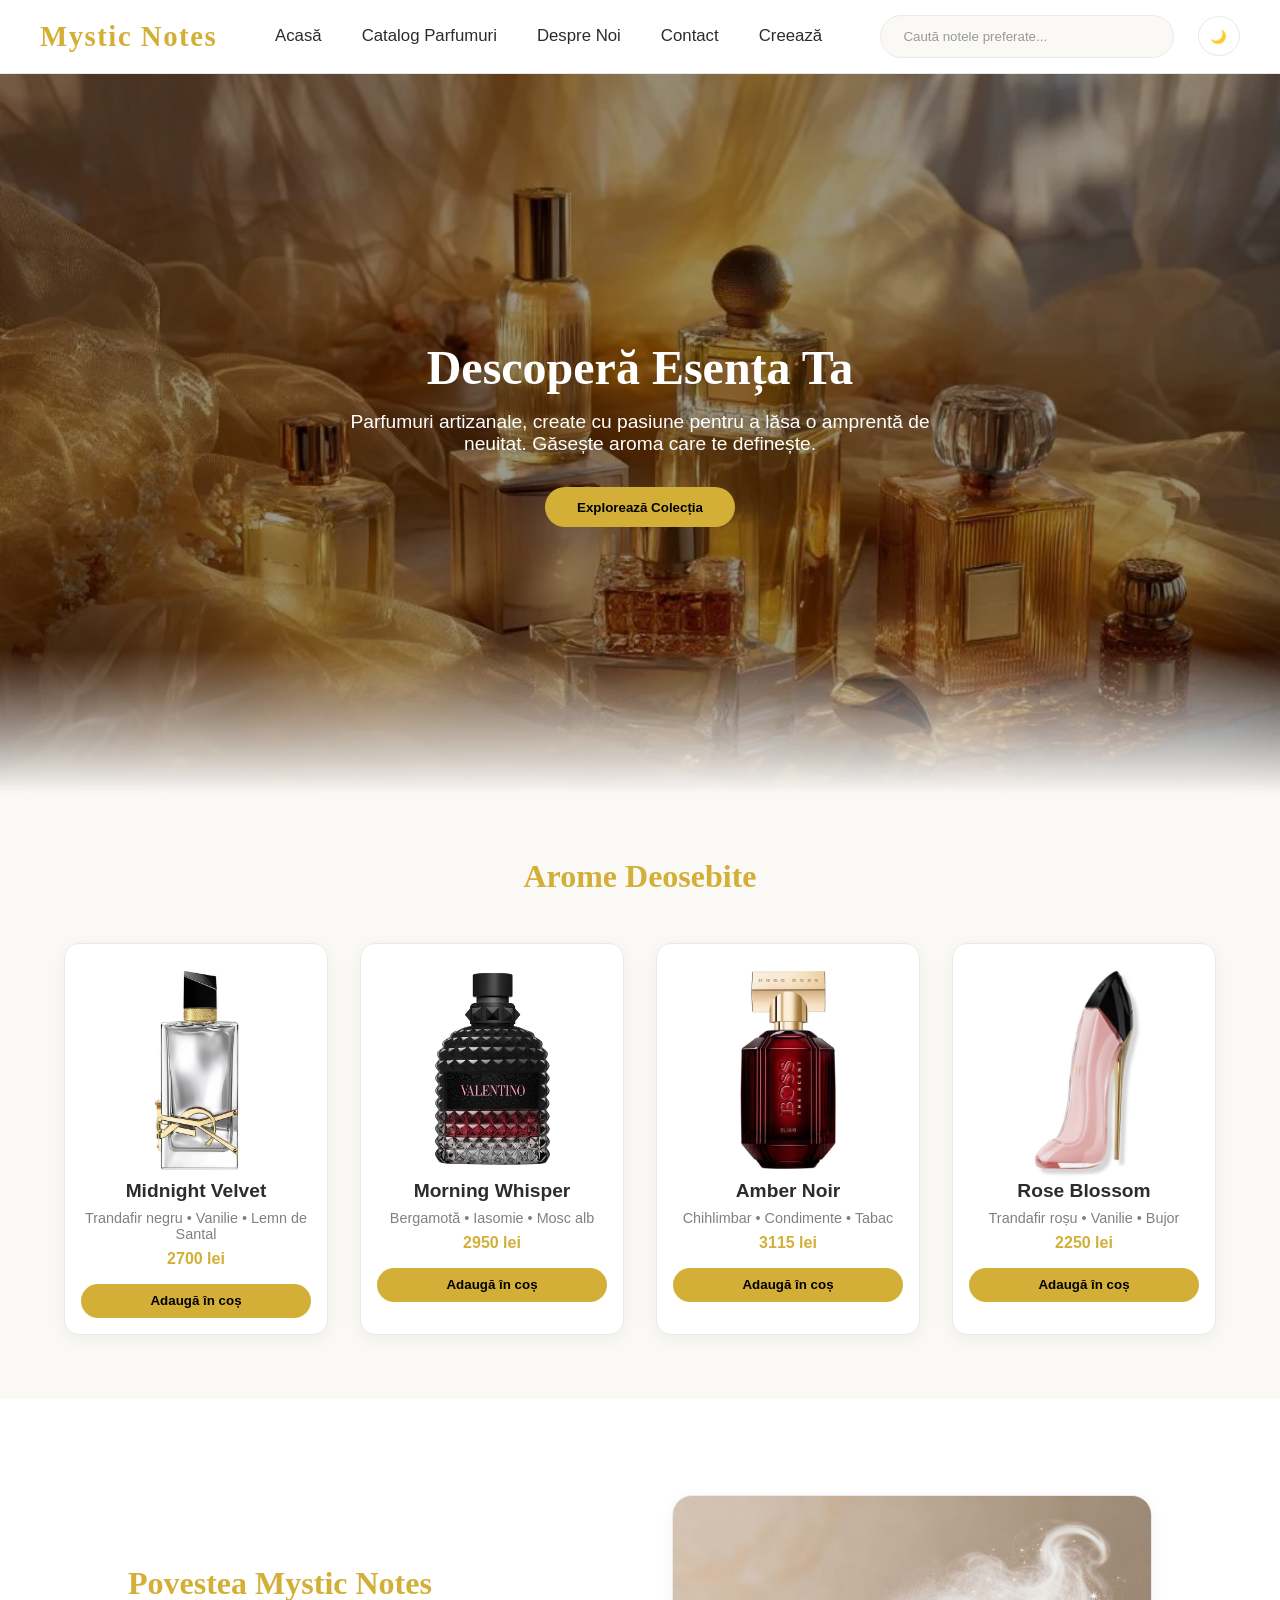
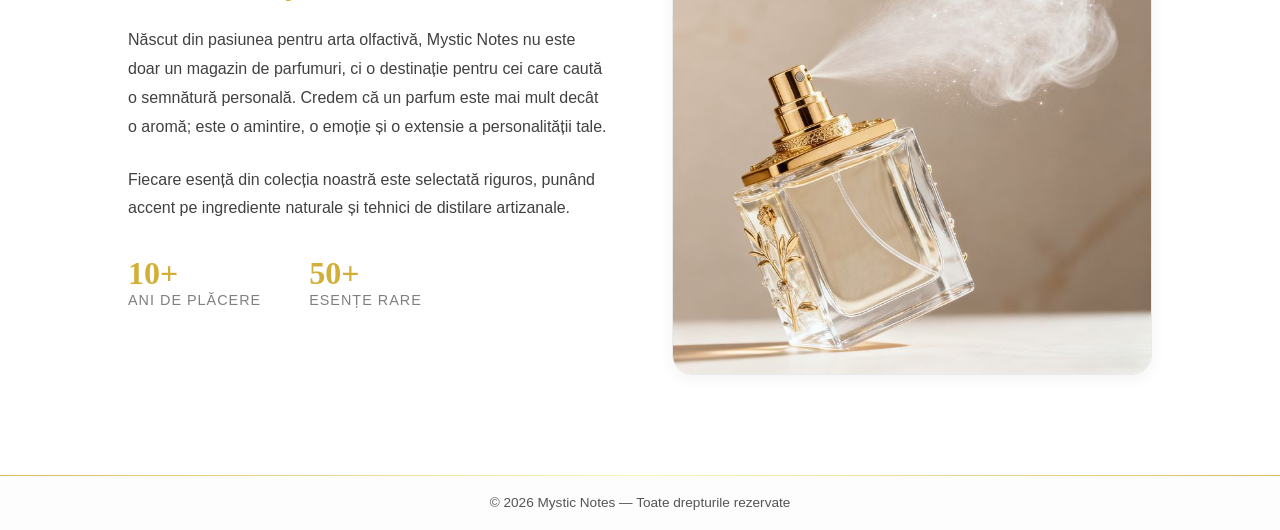
<file: index.html>
<!DOCTYPE html>
<html lang="ro">

<head>
    <meta charset="UTF-8">
    <meta name="viewport" content="width=device-width, initial-scale=1.0">
    <title>Mystic Notes</title>

    <link rel="stylesheet" href="style.css">
    <link rel="stylesheet" href="https://cdn-uicons.flaticon.com/uicons-bold-rounded/css/uicons-bold-rounded.css">
</head>

<body>

    <header class="header">
        <div class="logo">Mystic Notes</div>

        <nav class="navbar">
            <ul class="nav-links">
                <li><a href="#top">Acasă</a></li>
                <li><a href="collection.html">Catalog Parfumuri</a></li>
                <li><a href="#despre-noi">Despre Noi</a></li>
                <li><a href="Contact us.html">Contact</a></li>
                <li><a href="Crează Parfumul.html">Creează</a></li>

            </ul>
        </nav>

        <div class="header-actions">
            <div class="search-container">
                <input type="text" placeholder="Caută notele preferate..." class="search-input">
                <button class="search-btn">
                    <i class="fi fi-br-search"></i>
                </button>
            </div>


            <button id="theme-toggle" class="theme-btn">🌙</button>
            <script src="theme.js"></script>
        </div>
    </header>
    <script src="script.js"></script>

    <main>

        <section class="hero">
            <div class="hero-content">
                <h1>Descoperă Esența Ta</h1>
                <p>
                    Parfumuri artizanale, create cu pasiune pentru a lăsa o amprentă de neuitat.
                    Găsește aroma care te definește.
                </p>

                <a href="collection.html">
                    <button class="cta-btn">Explorează Colecția</button>
                </a>
            </div>
        </section>

        <section class="catalog" id="catalog">
            <h2 class="section-title">Arome Deosebite</h2>

            <div class="product-grid">

                <div class="product-card">
                    <a href="product-page.html" class="product-link">
                        <div class="product-image">
                            <img src="imp/libre.jpg" alt="Midnight Velvet">
                        </div>
                        <h3 class="product-name">Midnight Velvet</h3>
                    </a>
                    <p class="product-notes">Trandafir negru • Vanilie • Lemn de Santal</p>
                    <p class="product-price">2700 lei</p>
                    <button class="add-to-cart-btn">Adaugă în coș</button>
                </div>

                <div class="product-card">
                    <a href="product-page-2.html" class="product-link">
                        <div class="product-image">
                            <img src="imp/valentino.jpg" alt="Morning Whisper">
                        </div>
                        <h3 class="product-name">Morning Whisper</h3>
                    </a>
                    <p class="product-notes">Bergamotă • Iasomie • Mosc alb</p>
                    <p class="product-price">2950 lei</p>
                    <button class="add-to-cart-btn">Adaugă în coș</button>
                </div>

                <div class="product-card">
                    <a href="product-page-3.html" class="product-link">
                        <div class="product-image">
                            <img src="imp/boss.jpg" alt="Amber Noir">
                        </div>
                        <h3 class="product-name">Amber Noir</h3>
                    </a>
                    <p class="product-notes">Chihlimbar • Condimente • Tabac</p>
                    <p class="product-price">3115 lei</p>
                    <button class="add-to-cart-btn">Adaugă în coș</button>
                </div>

                <div class="product-card">
                    <a href="product-page-4.html" class="product-link">
                        <div class="product-image">
                            <img src="imp/blush.jpg" alt="Rose Blossom">
                        </div>
                        <h3 class="product-name">Rose Blossom</h3>
                    </a>
                    <p class="product-notes">Trandafir roșu • Vanilie • Bujor</p>
                    <p class="product-price">2250 lei</p>
                    <button class="add-to-cart-btn">Adaugă în coș</button>
                </div>

            </div>
        </section>

        <section class="about" id="despre-noi">
            <div class="about-container">
                <div class="about-text">
                    <h2 class="section-title">Povestea Mystic Notes</h2>
                    <p>Născut din pasiunea pentru arta olfactivă, Mystic Notes nu este doar un magazin de parfumuri, ci
                        o destinație pentru cei care caută o semnătură personală. Credem că un parfum este mai mult
                        decât o aromă; este o amintire, o emoție și o extensie a personalității tale.</p>
                    <p>Fiecare esență din colecția noastră este selectată riguros, punând accent pe ingrediente naturale
                        și tehnici de distilare artizanale.</p>
                    <div class="about-stats">
                        <div class="stat-item">
                            <span class="stat-number">10+</span>
                            <span class="stat-label">Ani de Plăcere</span>
                        </div>
                        <div class="stat-item">
                            <span class="stat-number">50+</span>
                            <span class="stat-label">Esențe Rare</span>
                        </div>
                    </div>
                </div>
                <div class="about-image">
                    <img src="imp/about.jpg" alt="Artizanat Parfumuri">
                </div>
            </div>
        </section>
    </main>
    <footer class="footer-simple">
        <p>© 2026 Mystic Notes — Toate drepturile rezervate</p>
    </footer>
</body>

</html>
</file>
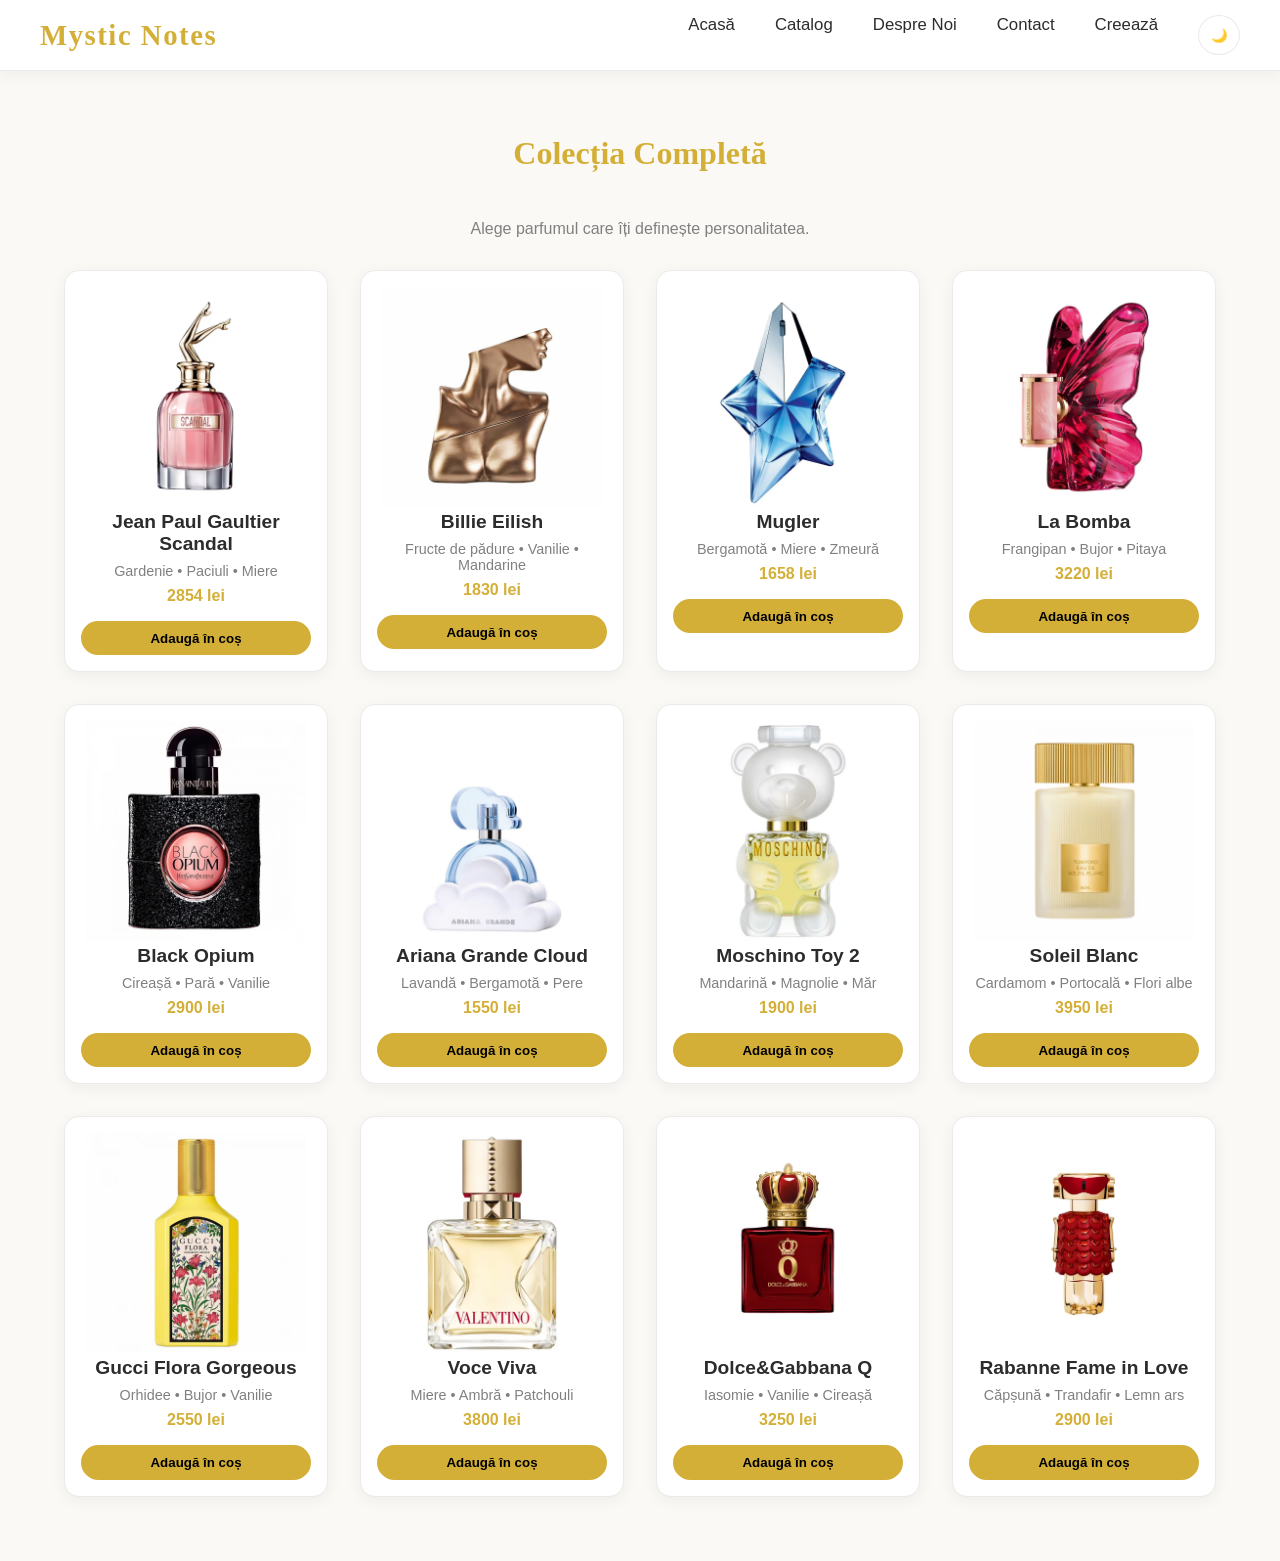
<file: collection.html>
<!DOCTYPE html>
<html lang="ro">

<head>
    <meta charset="UTF-8">
    <meta name="viewport" content="width=device-width, initial-scale=1.0">
    <title>Colecția Mystic Notes</title>
    <link rel="stylesheet" href="style.css">
</head>

<body>

    <header class="header">
        <a href="index.html" class="logo">Mystic Notes</a>


        <div class="right-side">
            <nav class="navbar">
                <ul class="nav-links">

    <nav class="navbar">
        <ul class="nav-links">
            <li><a href="index.html">Acasă</a></li>
            <li><a href="collection.html">Catalog</a></li>
            <li><a href="index.html#despre-noi">Despre Noi</a></li>
            <li><a href="Contact us.html">Contact</a></li>
            <li><a href="Crează Parfumul.html">Creează</a></li>

        </ul>
    </nav>


     <button id="theme-toggle" class="theme-btn">🌙</button>
        <script src="theme.js"></script>
    </div>
</header>
<script src="script.js"></script>

        <section class="catalog">
            <h2 class="section-title">Colecția Completă</h2>
            <p style="margin-bottom: 2rem; color: gray;">
                Alege parfumul care îți definește personalitatea.
            </p>

            <div class="product-grid">

                <div class="product-card">
                    <img src="imp/scandal 1.avif">
                    <h3 class="product-name">Jean Paul Gaultier Scandal</h3>
                    <p class="product-notes">Gardenie • Paciuli • Miere</p>
                    <p class="product-price">2854 lei</p>
                    <button class="add-to-cart-btn">Adaugă în coș</button>
                </div>

                <div class="product-card">
                    <img src="imp/billie.avif">
                    <h3 class="product-name">Billie Eilish</h3>
                    <p class="product-notes">Fructe de pădure • Vanilie • Mandarine</p>
                    <p class="product-price">1830 lei</p>
                    <button class="add-to-cart-btn">Adaugă în coș</button>
                </div>

                <div class="product-card">
                    <img src="imp/blue.avif">
                    <h3 class="product-name">Mugler</h3>
                    <p class="product-notes">Bergamotă • Miere • Zmeură</p>
                    <p class="product-price">1658 lei</p>
                    <button class="add-to-cart-btn">Adaugă în coș</button>
                </div>

                <div class="product-card">
                    <img src="imp/Bomba.avif">
                    <h3 class="product-name">La Bomba</h3>
                    <p class="product-notes">Frangipan • Bujor • Pitaya</p>
                    <p class="product-price">3220 lei</p>
                    <button class="add-to-cart-btn">Adaugă în coș</button>
                </div>

                <div class="product-card">
                    <img src="imp/opium mini.avif">
                    <h3 class="product-name">Black Opium</h3>
                    <p class="product-notes">Cireașă • Pară • Vanilie</p>
                    <p class="product-price">2900 lei</p>
                    <button class="add-to-cart-btn">Adaugă în coș</button>
                </div>

                <div class="product-card">
                    <img src="imp/ariana.avif">
                    <h3 class="product-name">Ariana Grande Cloud</h3>
                    <p class="product-notes">Lavandă • Bergamotă • Pere</p>
                    <p class="product-price">1550 lei</p>
                    <button class="add-to-cart-btn">Adaugă în coș</button>
                </div>

                <div class="product-card">
                    <img src="imp/Moschino.avif">
                    <h3 class="product-name">Moschino Toy 2</h3>
                    <p class="product-notes">Mandarină • Magnolie • Măr</p>
                    <p class="product-price">1900 lei</p>
                    <button class="add-to-cart-btn">Adaugă în coș</button>
                </div>

                <div class="product-card">
                    <img src="imp/Ford.avif">
                    <h3 class="product-name">Soleil Blanc</h3>
                    <p class="product-notes">Cardamom • Portocală • Flori albe</p>
                    <p class="product-price">3950 lei</p>
                    <button class="add-to-cart-btn">Adaugă în coș</button>
                </div>

                <div class="product-card">
                    <img src="imp/gucci.avif">
                    <h3 class="product-name">Gucci Flora Gorgeous</h3>
                    <p class="product-notes">Orhidee • Bujor • Vanilie</p>
                    <p class="product-price">2550 lei</p>
                    <button class="add-to-cart-btn">Adaugă în coș</button>
                </div>

                <div class="product-card">
                    <img src="imp/valentino 00.avif">
                    <h3 class="product-name">Voce Viva</h3>
                    <p class="product-notes">Miere • Ambră • Patchouli</p>
                    <p class="product-price">3800 lei</p>
                    <button class="add-to-cart-btn">Adaugă în coș</button>
                </div>

                <div class="product-card">
                    <img src="imp/gabanna.avif">
                    <h3 class="product-name">Dolce&Gabbana Q</h3>
                    <p class="product-notes">Iasomie • Vanilie • Cireașă</p>
                    <p class="product-price">3250 lei</p>
                    <button class="add-to-cart-btn">Adaugă în coș</button>
                </div>

                <div class="product-card">
                    <img src="imp/rabbane.avif">
                    <h3 class="product-name">Rabanne Fame in Love</h3>
                    <p class="product-notes">Căpșună • Trandafir • Lemn ars</p>
                    <p class="product-price">2900 lei</p>
                    <button class="add-to-cart-btn">Adaugă în coș</button>
                </div>

            </div>
        </section>

    </main>

    <script src="theme.js"></script>

</body>

</html>
</file>
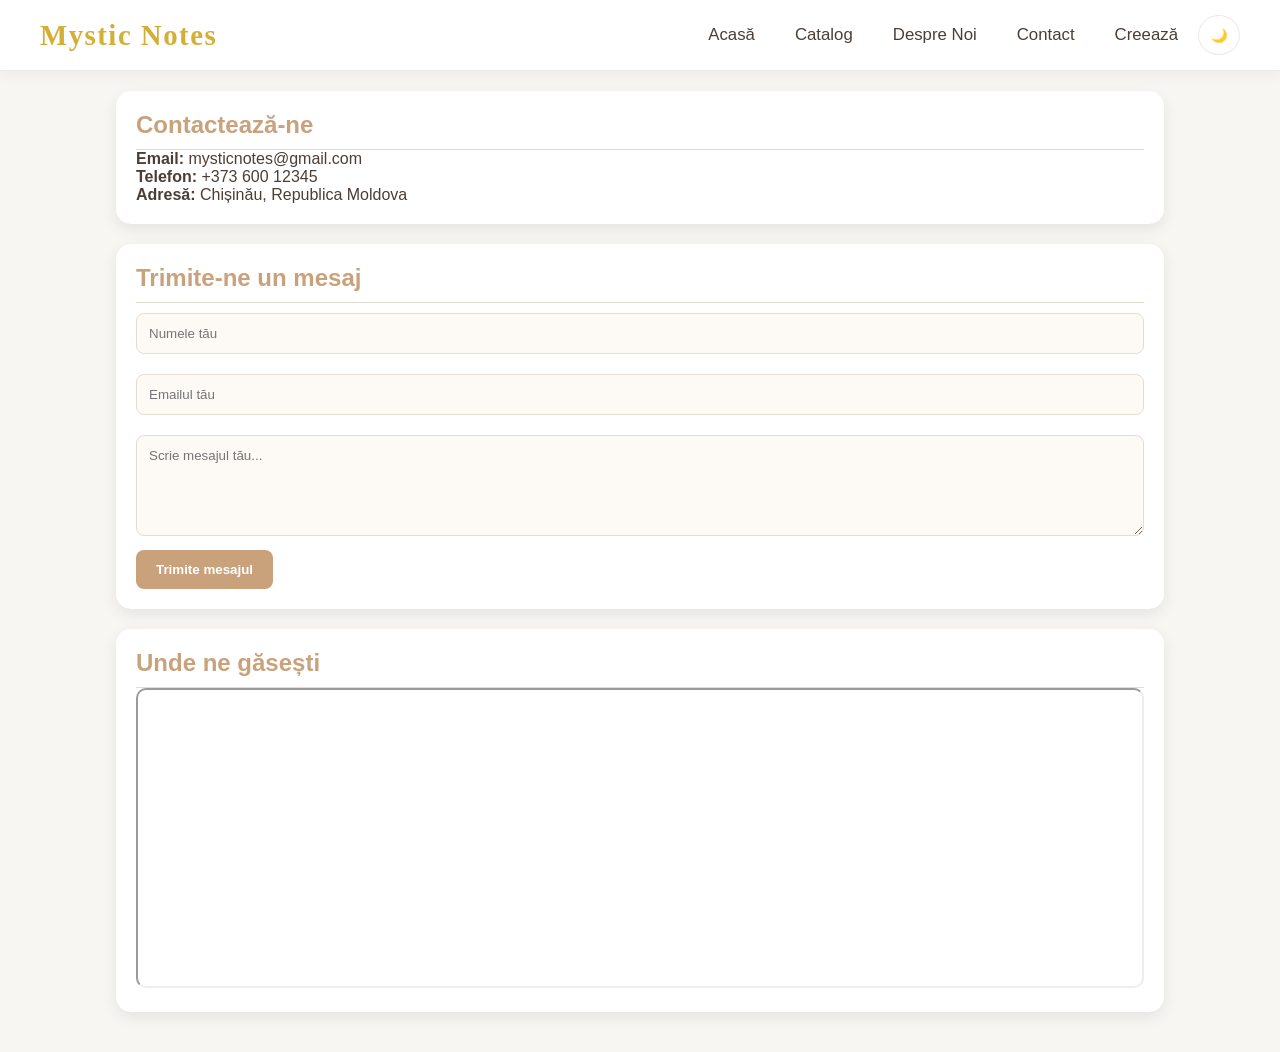
<file: Contact us.html>
<!DOCTYPE html>
<html lang="ro">

<head>
    <meta charset="UTF-8">
    <meta name="viewport" content="width=device-width, initial-scale=1.0">
    <title>Contact - Mystic Notes</title>

    <!-- ADAUGĂ style.css pentru header -->
    <link rel="stylesheet" href="style.css">

    <style>
        body {
            font-family: 'Segoe UI', sans-serif;
            margin: 0;
            padding: 0;
            background: #f8f6f2;
            color: #4b3f35;
        }

        .container {
            width: 85%;
            margin: auto;
            padding: 20px;
        }

        .contact-info,
        .contact-form,
        .map {
            background: #ffffff;
            padding: 20px;
            margin-bottom: 20px;
            border-radius: 15px;
            box-shadow: 0 5px 15px rgba(0, 0, 0, 0.08);
        }

        h2 {
            border-bottom: 1px solid #e5dcd2;
            padding-bottom: 10px;
            color: #c9a27c;
        }

        input,
        textarea {
            width: 100%;
            padding: 12px;
            margin: 10px 0;
            border: 1px solid #e5dcd2;
            border-radius: 8px;
            background: #fdfaf6;
            color: #4b3f35;
        }

        button {
            background: #c9a27c;
            color: white;
            padding: 12px 20px;
            border: none;
            border-radius: 8px;
            cursor: pointer;
        }

        iframe {
            width: 100%;
            height: 300px;
            border-radius: 10px;
        }

        /* DARK MODE */
        body.dark-mode {
            background: #1e1e1e;
            color: #f1f1f1;
        }

        body.dark-mode .contact-info,
        body.dark-mode .contact-form,
        body.dark-mode .map {
            background: #2a2a2a;
        }

        body.dark-mode input,
        body.dark-mode textarea {
            background: #333;
            color: #fff;
        }
    </style>
</head>

<body>

<!-- HEADER CA LA COLLECTION -->
<header class="header">
    <a href="index.html" class="logo">Mystic Notes</a>

    <div class="right-side">
        <nav class="navbar">
            <ul class="nav-links">
                <li><a href="index.html">Acasă</a></li>
                <li><a href="collection.html">Catalog</a></li>
                <li><a href="index.html#despre-noi">Despre Noi</a></li>
                <li><a href="Contact us.html">Contact</a></li>
                <li><a href="Crează Parfumul.html">Creează</a></li>

            </ul>
        </nav>

        <!-- BUTON DARK -->
        <button id="theme-toggle" class="theme-btn">🌙</button>
    </div>
</header>

<div class="container">

    <div class="contact-info">
        <h2>Contactează-ne</h2>
        <p><strong>Email:</strong> mysticnotes@gmail.com</p>
        <p><strong>Telefon:</strong> +373 600 12345</p>
        <p><strong>Adresă:</strong> Chișinău, Republica Moldova</p>
    </div>

    <div class="contact-form">
        <h2>Trimite-ne un mesaj</h2>
        <form>
            <input type="text" placeholder="Numele tău" required>
            <input type="email" placeholder="Emailul tău" required>
            <textarea rows="5" placeholder="Scrie mesajul tău..." required></textarea>
            <button type="submit">Trimite mesajul</button>
        </form>
    </div>

    <div class="map">
        <h2>Unde ne găsești</h2>
        <iframe src="https://www.google.com/maps?q=Chisinau&output=embed"></iframe>
    </div>

</div>

<script src="theme.js"></script>

</body>
</html>
</file>
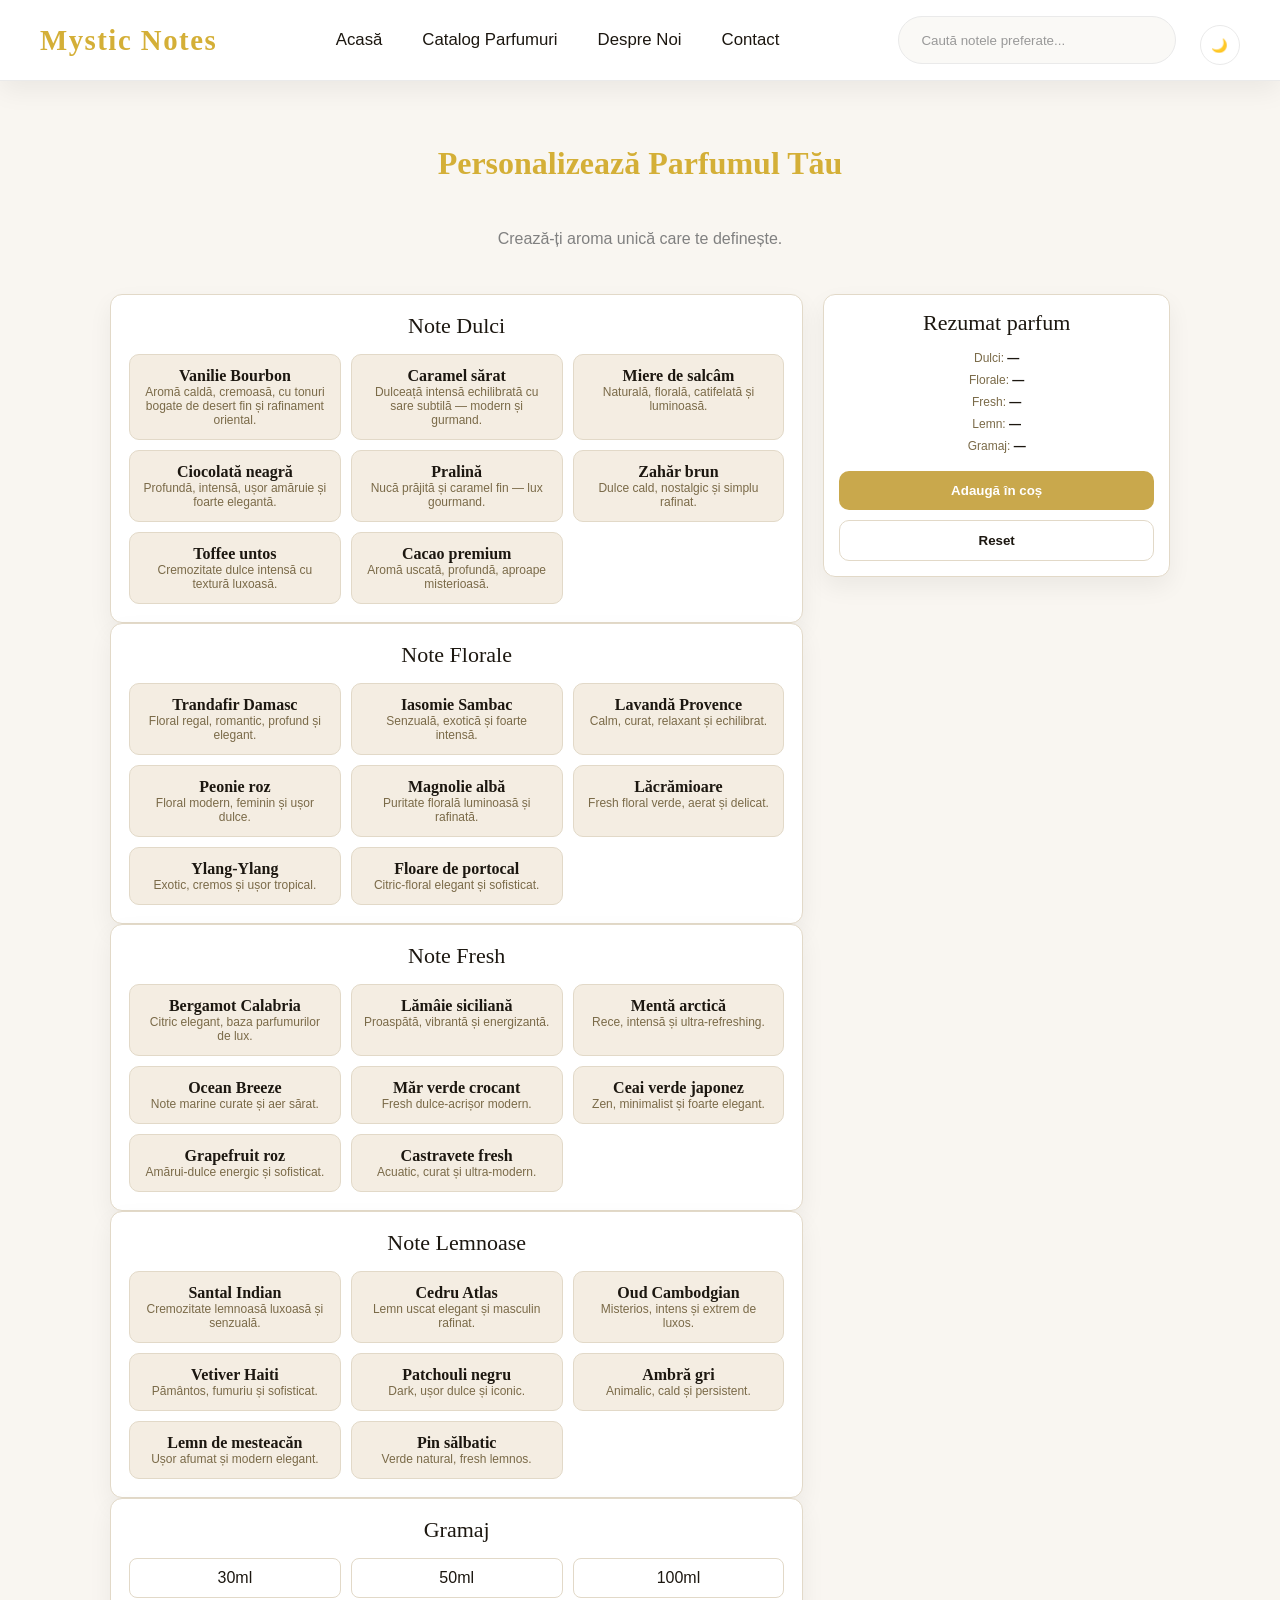
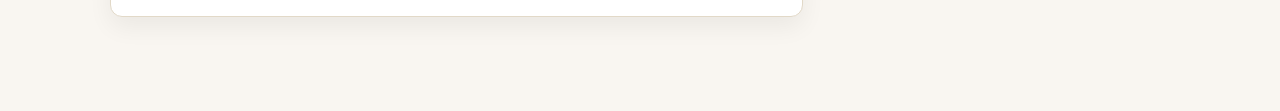
<file: Crează Parfumul.html>
<!DOCTYPE html>
<html lang="ro">

<head>
  <meta charset="UTF-8">
  <meta name="viewport" content="width=device-width, initial-scale=1.0">
  <title>Personalizează parfumul</title>
  <link rel="stylesheet" href="style.css">
  <link rel="stylesheet" href="theme.js">
  <link rel="stylesheet" href="https://cdn-uicons.flaticon.com/uicons-bold-rounded/css/uicons-bold-rounded.css">
</head>

<style>
  :root {
    --bg: #f9f6f1;
    --card: #fff;
    --text: #1c1710;
    --muted: #7a6a48;
    --border: #e2d9c8;
    --gold: #c9a84c;
    --soft: #f4ede2;
    --shadow: 0 10px 25px rgba(0, 0, 0, 0.06);
  }

  [data-theme="dark"] {
    --bg: #0d0c0a;
    --card: #14120f;
    --text: #ead9b0;
    --muted: #8a7a58;
    --border: #2a241a;
    --gold: #c9a84c;
    --soft: #15110c;
    --shadow: 0 10px 25px rgba(0, 0, 0, 0.4);
  }

  * {
    box-sizing: border-box
  }

  body {
    margin: 0;
    font-family: Raleway;
    background: var(--bg);
    color: var(--text);
  }

  header {
    display: flex;
    justify-content: space-between;
    align-items: center;
    padding: 14px 22px;
    border-bottom: 1px solid var(--border);
    background: var(--bg);
    position: sticky;
    top: 0;
    z-index: 10;
  }

  .theme {
    border: 1px solid var(--border);
    padding: 6px 10px;
    border-radius: 20px;
    cursor: pointer;
  }

  .container {
    max-width: 1100px;
    margin: auto;
    padding: 30px 20px;
    display: grid;
    grid-template-columns: 2fr 1fr;
    gap: 20px;
  }

  .panel {
    background: var(--card);
    border: 1px solid var(--border);
    border-radius: 12px;
    padding: 18px;
    box-shadow: var(--shadow);
  }

  .title {
    font-family: "Playfair Display";
    font-size: 22px;
    margin-bottom: 15px;
  }

  .grid {
    display: grid;
    grid-template-columns: repeat(auto-fit, minmax(180px, 1fr));
    gap: 10px;
  }

  .card {
    border: 1px solid var(--border);
    padding: 12px;
    border-radius: 10px;
    cursor: pointer;
    transition: .2s;
    background: var(--soft);
  }

  .card:hover {
    transform: translateY(-3px);
    border-color: var(--gold);
  }

  .card.active {
    border: 1px solid var(--gold);
    background: rgba(201, 168, 76, 0.15);
  }

  .card h4 {
    margin: 0;
    font-family: "Playfair Display";
  }

  .card p {
    font-size: 12px;
    color: var(--muted);
  }

  .sizes {
    display: flex;
    gap: 10px;
    margin-top: 10px;
  }

  .size {
    flex: 1;
    padding: 10px;
    border: 1px solid var(--border);
    border-radius: 8px;
    text-align: center;
    cursor: pointer;
  }

  .size.selected {
    border-color: var(--gold);
    color: var(--gold);
  }

  .summary {
    position: sticky;
    top: 80px;
  }

  .box {
    background: var(--card);
    border: 1px solid var(--border);
    padding: 15px;
    border-radius: 12px;
    box-shadow: var(--shadow);
  }

  .line {
    font-size: 12px;
    margin-bottom: 8px;
    color: var(--muted);
  }

  .value {
    color: var(--text);
    font-weight: 600;
  }

  button {
    width: 100%;
    padding: 12px;
    margin-top: 10px;
    border: none;
    border-radius: 10px;
    background: var(--gold);
    color: #fff;
    cursor: pointer;
    font-weight: 600;
  }

  .secondary {
    background: transparent;
    border: 1px solid var(--border);
    color: var(--text);
  }

  @media(max-width:900px) {
    .container {
      grid-template-columns: 1fr
    }
  }
</style>
</head>

<body>

  <header class="header">

    <a href="index.html" class="logo">Mystic Notes</a>

    <nav class="navbar">
      <ul class="nav-links">
        <li><a href="index.html">Acasă</a></li>
        <li><a href="collection.html">Catalog Parfumuri</a></li>
        <li><a href="index.html#despre-noi">Despre Noi</a></li>
        <li><a href="Contact us.html">Contact</a></li>
      </ul>
    </nav>

    <div class="header-actions">
      <div class="search-container">
        <input type="text" placeholder="Caută notele preferate..." class="search-input">
        <button class="search-btn">
          <i class="fi fi-br-search"></i>
        </button>
      </div>

      <button id="theme-toggle" class="theme-btn">🌙</button>
      <script src="theme.js"></script>
    </div>
  </header>
  <script src="script.js"></script>

  <section class="catalog">
    <h2 class="section-title">Personalizează Parfumul Tău</h2>
    <p style="margin-bottom: 1rem; color: gray;">
      Crează-ți aroma unică care te definește.
    </p>


    <div class="container">

      <!-- BUILDER -->
      <div>

        <div class="panel">
          <div class="title">Note Dulci</div>
          <div class="grid" id="sweet"></div>
        </div>

        <div class="panel">
          <div class="title">Note Florale</div>
          <div class="grid" id="floral"></div>
        </div>

        <div class="panel">
          <div class="title">Note Fresh</div>
          <div class="grid" id="fresh"></div>
        </div>

        <div class="panel">
          <div class="title">Note Lemnoase</div>
          <div class="grid" id="woody"></div>
        </div>

        <div class="panel">
          <div class="title">Gramaj</div>
          <div class="sizes">
            <div class="size" onclick="selectSize(this,'30ml')">30ml</div>
            <div class="size" onclick="selectSize(this,'50ml')">50ml</div>
            <div class="size" onclick="selectSize(this,'100ml')">100ml</div>
          </div>
        </div>

      </div>

      <!-- SUMMARY -->
      <div class="summary">
        <div class="box">
          <div class="title">Rezumat parfum</div>

          <div class="line">Dulci: <span id="sSweet" class="value">—</span></div>
          <div class="line">Florale: <span id="sFloral" class="value">—</span></div>
          <div class="line">Fresh: <span id="sFresh" class="value">—</span></div>
          <div class="line">Lemn: <span id="sWood" class="value">—</span></div>
          <div class="line">Gramaj: <span id="sSize" class="value">—</span></div>

          <button onclick="add()">Adaugă în coș</button>
          <button class="secondary" onclick="reset()">Reset</button>

        </div>
      </div>

    </div>

    <script>

      const data = {
        sweet: [
          { n: "Vanilie Bourbon", d: "Aromă caldă, cremoasă, cu tonuri bogate de desert fin și rafinament oriental." },
          { n: "Caramel sărat", d: "Dulceață intensă echilibrată cu sare subtilă — modern și gurmand." },
          { n: "Miere de salcâm", d: "Naturală, florală, catifelată și luminoasă." },
          { n: "Ciocolată neagră", d: "Profundă, intensă, ușor amăruie și foarte elegantă." },
          { n: "Pralină", d: "Nucă prăjită și caramel fin — lux gourmand." },
          { n: "Zahăr brun", d: "Dulce cald, nostalgic și simplu rafinat." },
          { n: "Toffee untos", d: "Cremozitate dulce intensă cu textură luxoasă." },
          { n: "Cacao premium", d: "Aromă uscată, profundă, aproape misterioasă." }
        ],

        floral: [
          { n: "Trandafir Damasc", d: "Floral regal, romantic, profund și elegant." },
          { n: "Iasomie Sambac", d: "Senzuală, exotică și foarte intensă." },
          { n: "Lavandă Provence", d: "Calm, curat, relaxant și echilibrat." },
          { n: "Peonie roz", d: "Floral modern, feminin și ușor dulce." },
          { n: "Magnolie albă", d: "Puritate florală luminoasă și rafinată." },
          { n: "Lăcrămioare", d: "Fresh floral verde, aerat și delicat." },
          { n: "Ylang-Ylang", d: "Exotic, cremos și ușor tropical." },
          { n: "Floare de portocal", d: "Citric-floral elegant și sofisticat." }
        ],

        fresh: [
          { n: "Bergamot Calabria", d: "Citric elegant, baza parfumurilor de lux." },
          { n: "Lămâie siciliană", d: "Proaspătă, vibrantă și energizantă." },
          { n: "Mentă arctică", d: "Rece, intensă și ultra-refreshing." },
          { n: "Ocean Breeze", d: "Note marine curate și aer sărat." },
          { n: "Măr verde crocant", d: "Fresh dulce-acrișor modern." },
          { n: "Ceai verde japonez", d: "Zen, minimalist și foarte elegant." },
          { n: "Grapefruit roz", d: "Amărui-dulce energic și sofisticat." },
          { n: "Castravete fresh", d: "Acuatic, curat și ultra-modern." }
        ],

        woody: [
          { n: "Santal Indian", d: "Cremozitate lemnoasă luxoasă și senzuală." },
          { n: "Cedru Atlas", d: "Lemn uscat elegant și masculin rafinat." },
          { n: "Oud Cambodgian", d: "Misterios, intens și extrem de luxos." },
          { n: "Vetiver Haiti", d: "Pământos, fumuriu și sofisticat." },
          { n: "Patchouli negru", d: "Dark, ușor dulce și iconic." },
          { n: "Ambră gri", d: "Animalic, cald și persistent." },
          { n: "Lemn de mesteacăn", d: "Ușor afumat și modern elegant." },
          { n: "Pin sălbatic", d: "Verde natural, fresh lemnos." }
        ]
      };

      let selected = {
        sweet: [],
        floral: [],
        fresh: [],
        woody: []
      };

      let size = "";

      function load() {
        for (let k in data) {
          const box = document.getElementById(k);

          data[k].forEach((x, i) => {
            const c = document.createElement("div");
            c.className = "card";
            c.innerHTML = `<h4>${x.n}</h4><p>${x.d}</p>`;

            c.onclick = () => {
              if (selected[k].includes(i)) {
                selected[k] = selected[k].filter(e => e !== i);
                c.classList.remove("active");
              } else {
                selected[k].push(i);
                c.classList.add("active");
              }
              update();
            };

            box.appendChild(c);
          });
        }
      }

      function selectSize(el, s) {
        document.querySelectorAll(".size").forEach(x => x.classList.remove("selected"));
        el.classList.add("selected");
        size = s;
        update();
      }

      function update() {
        document.getElementById("sSweet").innerText =
          selected.sweet.map(i => data.sweet[i].n).join(", ") || "—";

        document.getElementById("sFloral").innerText =
          selected.floral.map(i => data.floral[i].n).join(", ") || "—";

        document.getElementById("sFresh").innerText =
          selected.fresh.map(i => data.fresh[i].n).join(", ") || "—";

        document.getElementById("sWood").innerText =
          selected.woody.map(i => data.woody[i].n).join(", ") || "—";

        document.getElementById("sSize").innerText = size || "—";
      }

      function add() {
        if (!size) return alert("Alege gramajul!");

        localStorage.setItem("parfum", JSON.stringify({ selected, size }));
        alert("Parfum salvat ✔");
      }

      function reset() {
        selected = { sweet: [], floral: [], fresh: [], woody: [] };
        size = "";
        document.querySelectorAll(".card").forEach(c => c.classList.remove("active"));
        document.querySelectorAll(".size").forEach(c => c.classList.remove("selected"));
        update();
      }

      function toggleTheme() {
        document.documentElement.dataset.theme =
          document.documentElement.dataset.theme === "dark" ? "light" : "dark";
      }

      load();
    </script>

</body>

</html>
</file>
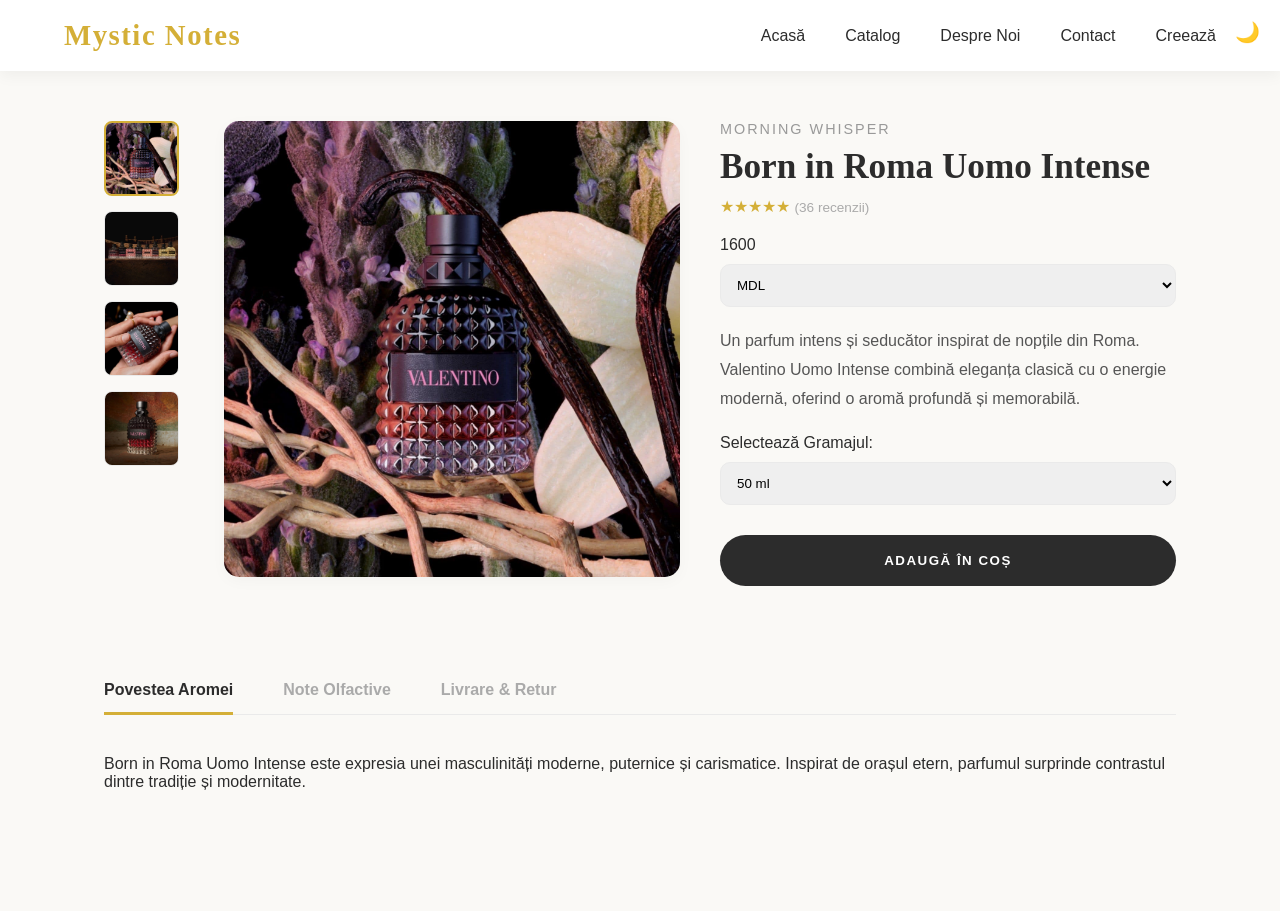
<file: product-page-2.html>
<!DOCTYPE html>
<html lang="ro">

<head>
    <meta charset="UTF-8">
    <meta name="viewport" content="width=device-width, initial-scale=1.0">
    <title>Born in Roma Uomo Intense - Mystic Notes</title>
    <link rel="stylesheet" href="products-style.css">
</head>

<body>

    <header class="header">
        <a class="home_link logo" href="index.html">
            <h1>Mystic Notes</h1>
        </a>

        <div class="hamburger" id="hamburger">☰</div>

        <nav class="nav" id="menu">
            <ul class="nav-links">
                <li><a href="index.html#top">Acasă</a></li>
                <li><a href="collection.html">Catalog</a></li>
                <li><a href="index.html#despre-noi">Despre Noi</a></li>
                <li><a href="Contact us.html">Contact</a></li>
                <li><a href="Crează Parfumul.html">Creează</a></li>

            </ul>
        </nav>

        <button id="theme-toggle" class="theme-btn">
            <span class="icon">🌙</span>
        </button>

        <script src="theme.js"></script>
    </header>

    <main class="product-container">

        <div class="gallery-thumbs">
            <img src="imp/valentino1.jpg" class="thumb active" onclick="changeImage(this)">
            <img src="imp/valentino2.avif" class="thumb" onclick="changeImage(this)">
            <img src="imp/valentino3.jpg" class="thumb" onclick="changeImage(this)">
            <img src="imp/valentino4.avif" class="thumb" onclick="changeImage(this)">
        </div>

        <div class="main-image-wrapper">
            <img src="imp/valentino1.jpg" id="mainImage" class="main-image">
        </div>

        <div class="details">
            <div class="brand">Morning Whisper</div>
            <h1 class="title">Born in Roma Uomo Intense</h1>

            <div class="stars">★★★★★ <span class="review-count">(36 recenzii)</span></div>

            <div class="price-section">
                <span id="pretAfisat">1600</span>

                <select id="currency" onchange="schimbaValuta()">
                    <option value="MDL">MDL</option>
                    <option value="EUR">EUR</option>
                    <option value="USD">USD</option>
                    <option value="RUB">RUB</option>
                    <option value="UAH">UAH</option>
                </select>
            </div>

            <p class="description">
                Un parfum intens și seducător inspirat de nopțile din Roma.
                Valentino Uomo Intense combină eleganța clasică cu o energie modernă,
                oferind o aromă profundă și memorabilă.

            </p>

            <div class="select-section">
                <label for="cantitate">Selectează Gramajul:</label>
                <select id="cantitate" onchange="actualizeazaPretul()">
                    <option value="50" data-price="1600">50 ml</option>
                    <option value="100" data-price="3200">100 ml</option>
                </select>
            </div>

            <button class="add-to-cart">Adaugă în coș</button>
        </div>

    </main>

    <section class="tabs-container">

        <div class="tabs">
            <div class="tab active" onclick="openTab(event, 'descriere')">Povestea Aromei</div>
            <div class="tab" onclick="openTab(event, 'ingrediente')">Note Olfactive</div>
            <div class="tab" onclick="openTab(event, 'livrare')">Livrare & Retur</div>
        </div>

        <div id="descriere" class="tab-content active">
            <p>Born in Roma Uomo Intense este expresia unei masculinități moderne,
                puternice și carismatice. Inspirat de orașul etern, parfumul surprinde
                contrastul dintre tradiție și modernitate.</p>
        </div>

        <div id="ingrediente" class="tab-content">
            <p>
                <strong>Note de vârf:</strong> Vanilie<br>
                <strong>Note de mijloc:</strong> Lavandă<br>
                <strong>Note de bază:</strong> Vetiver
            </p>
        </div>

        <div id="livrare" class="tab-content">
            <p>Livrare premium în 24-48 de ore. Returul este acceptat în termen de 14 zile dacă sigiliul produsului este
                intact.</p>
        </div>

    </section>

    <script>
        const API_KEY = "2ead7947909e434e0bceed37";

        let rate = {};
        let pretBaza = 1600;

        document.addEventListener("DOMContentLoaded", () => {

            fetch(`https://v6.exchangerate-api.com/v6/${API_KEY}/latest/MDL`)
                .then(res => res.json())
                .then(data => {
                    rate = data.conversion_rates;
                    actualizeazaTot();
                });

        });

        function actualizeazaTot() {
            const valuta = document.getElementById("currency").value;

            let pretFinal = pretBaza * (rate[valuta] || 1);

            document.getElementById("pretAfisat").innerText =
                pretFinal.toFixed(2) + " " + valuta;

            let per100 = (pretBaza / 50) * 100 * (rate[valuta] || 1);

            document.getElementById("pret100ml").innerText =
                per100.toFixed(2) + " " + valuta + " / 100ml";
        }


        function schimbaValuta() {
            actualizeazaTot();
        }


        function actualizeazaPretul() {
            const select = document.getElementById("cantitate");
            pretBaza = parseFloat(select.selectedOptions[0].dataset.price);

            actualizeazaTot();
        }


        function changeImage(element) {
            const mainImage = document.getElementById('mainImage');

            mainImage.style.opacity = '0';

            setTimeout(() => {
                mainImage.src = element.src;
                mainImage.style.opacity = '1';
            }, 200);

            document.querySelectorAll('.thumb').forEach(img => img.classList.remove('active'));
            element.classList.add('active');
        }

        function openTab(evt, tabId) {
            document.querySelectorAll('.tab-content').forEach(c => c.classList.remove('active'));
            document.querySelectorAll('.tab').forEach(t => t.classList.remove('active'));

            document.getElementById(tabId).classList.add('active');
            evt.currentTarget.classList.add('active');
        }

        // hamburger
        document.getElementById('hamburger').addEventListener('click', function () {
            document.getElementById('menu').classList.toggle('open');
        });
    </script>

</body>

</html>
</file>
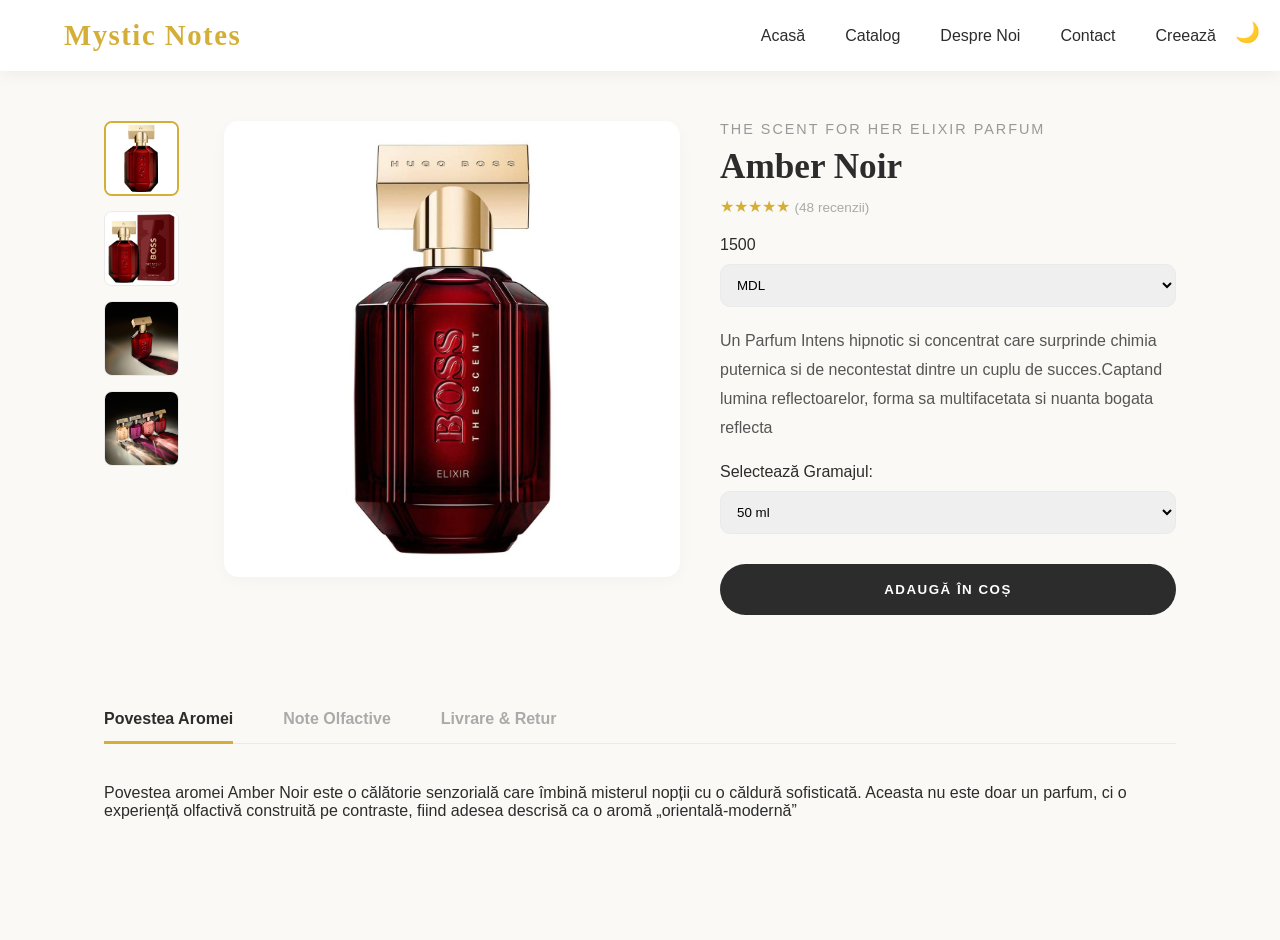
<file: product-page-3.html>
<!DOCTYPE html>
<html lang="ro">

<head>
    <meta charset="UTF-8">
    <meta name="viewport" content="width=device-width, initial-scale=1.0">
    <title>YSL Libre Intense - Mystic Notes</title>
    <link rel="stylesheet" href="products-style.css">
</head>

<body>

    <header class="header">
        <a class="home_link" href="index.html">
            <div class="logo">
                <h1>Mystic Notes</h1>
            </div>
        </a>

        <div class="hamburger" id="hamburger">☰</div>

        <nav class="nav" id="menu">
            <!-- FIX -->
            <ul class="nav-links">
                <li><a href="index.html#top">Acasă</a></li>
                <li><a href="collection.html">Catalog</a></li>
                <li><a href="index.html#despre-noi">Despre Noi</a></li>
                <li><a href="Contact us.html">Contact</a></li>
                <li><a href="Crează Parfumul.html">Creează</a></li>

            </ul>
        </nav>

        <button id="theme-toggle" class="theme-btn">
            <span class="icon">🌙</span>
        </button>

        <script src="theme.js"></script>
    </header>

    <main class="product-container">

        <div class="gallery-thumbs">
            <img src="imp/boss 1.avif" class="thumb active" onclick="changeImage(this)">
            <img src="imp/boss 2.avif" class="thumb" onclick="changeImage(this)">
            <img src="imp/boss 3.avif" class="thumb" onclick="changeImage(this)">
            <img src="imp/boss 4.avif" class="thumb" onclick="changeImage(this)">
        </div>

        <div class="main-image-wrapper">
            <img src="imp/boss.jpg" id="mainImage" class="main-image">
        </div>

        <div class="details">
            <div class="brand">The Scent For Her Elixir Parfum</div>
            <h1 class="title">Amber Noir</h1>

            <div class="stars">★★★★★ <span class="review-count">(48 recenzii)</span></div>

            <div class="price-section">
                <span id="pretAfisat">1500</span>

                <select id="currency" onchange="schimbaValuta()">
                    <option value="MDL">MDL</option>
                    <option value="EUR">EUR</option>
                    <option value="USD">USD</option>
                    <option value="RUB">RUB</option>
                    <option value="UAH">UAH</option>
                </select>
            </div>

            <p class="description">
                Un Parfum Intens hipnotic si concentrat care
                surprinde chimia puternica si de necontestat dintre
                un cuplu de succes.Captand lumina reflectoarelor, forma
                sa multifacetata si nuanta bogata reflecta
            </p>

            <div class="select-section">
                <label for="cantitate">Selectează Gramajul:</label>
                <select id="cantitate" onchange="actualizeazaPretul()">

                    <option value="50" data-price="1500">50 ml</option>
                    <option value="100" data-price="3115">100 ml</option>
                </select>
            </div>

            <button class="add-to-cart">Adaugă în coș</button>
        </div>

    </main>

    <section class="tabs-container">

        <div class="tabs">
            <div class="tab active" onclick="openTab(event, 'descriere')">Povestea Aromei</div>
            <div class="tab" onclick="openTab(event, 'ingrediente')">Note Olfactive</div>
            <div class="tab" onclick="openTab(event, 'livrare')">Livrare & Retur</div>
        </div>

        <div id="descriere" class="tab-content active">
            <p>Povestea aromei Amber Noir este o călătorie senzorială care
                îmbină misterul nopții cu o căldură sofisticată.
                Aceasta nu este doar un parfum, ci o experiență olfactivă
                construită pe contraste, fiind adesea descrisă ca o aromă „orientală-modernă”</p>
        </div>

        <div id="ingrediente" class="tab-content">
            <p>
                <strong>Note de vârf:</strong> Piper Roz <br>
                <strong>Note de mijloc:</strong> Chihlimbar, Lemn <br>
                <strong>Note de bază:</strong> Floare de Belladonna.
            </p>
        </div>

        <div id="livrare" class="tab-content">
            <p>Livrare premium în 24-48 de ore. Returul este
                acceptat în termen de 14 zile dacă sigiliul produsului este intact</p>
        </div>

    </section>

    <script>

        const API_KEY = "2ead7947909e434e0bceed37";

        let rate = {};
        let pretBaza = 1500;

        document.addEventListener("DOMContentLoaded", () => {

            fetch(`https://v6.exchangerate-api.com/v6/${API_KEY}/latest/MDL`)
                .then(res => res.json())
                .then(data => {
                    rate = data.conversion_rates;
                    actualizeazaTot();
                });

            document.getElementById('hamburger').addEventListener('click', function () {
                document.getElementById('menu').classList.toggle('open');
            });

        });


        function actualizeazaTot() {
            const valuta = document.getElementById("currency").value;

            let pretFinal = pretBaza * (rate[valuta] || 1);

            document.getElementById("pretAfisat").innerText =
                pretFinal.toFixed(2) + " " + valuta;

            let per100 = (pretBaza / 50) * 100 * (rate[valuta] || 1);

            document.getElementById("pret100ml").innerText =
                per100.toFixed(2) + " " + valuta + " / 100ml";
        }

        function schimbaValuta() {
            actualizeazaTot();
        }


        function actualizeazaPretul() {
            const select = document.getElementById("cantitate");
            pretBaza = parseFloat(select.selectedOptions[0].dataset.price);

            actualizeazaTot();
        }

        function changeImage(element) {
            const mainImage = document.getElementById('mainImage');

            mainImage.style.opacity = '0';

            setTimeout(() => {
                mainImage.src = element.src;
                mainImage.style.opacity = '1';
            }, 200);

            document.querySelectorAll('.thumb').forEach(img => img.classList.remove('active'));
            element.classList.add('active');
        }

        function openTab(evt, tabId) {
            document.querySelectorAll('.tab-content').forEach(c => c.classList.remove('active'));
            document.querySelectorAll('.tab').forEach(t => t.classList.remove('active'));

            document.getElementById(tabId).classList.add('active');
            evt.currentTarget.classList.add('active');
        }

    </script>

</body>

</html>
</file>
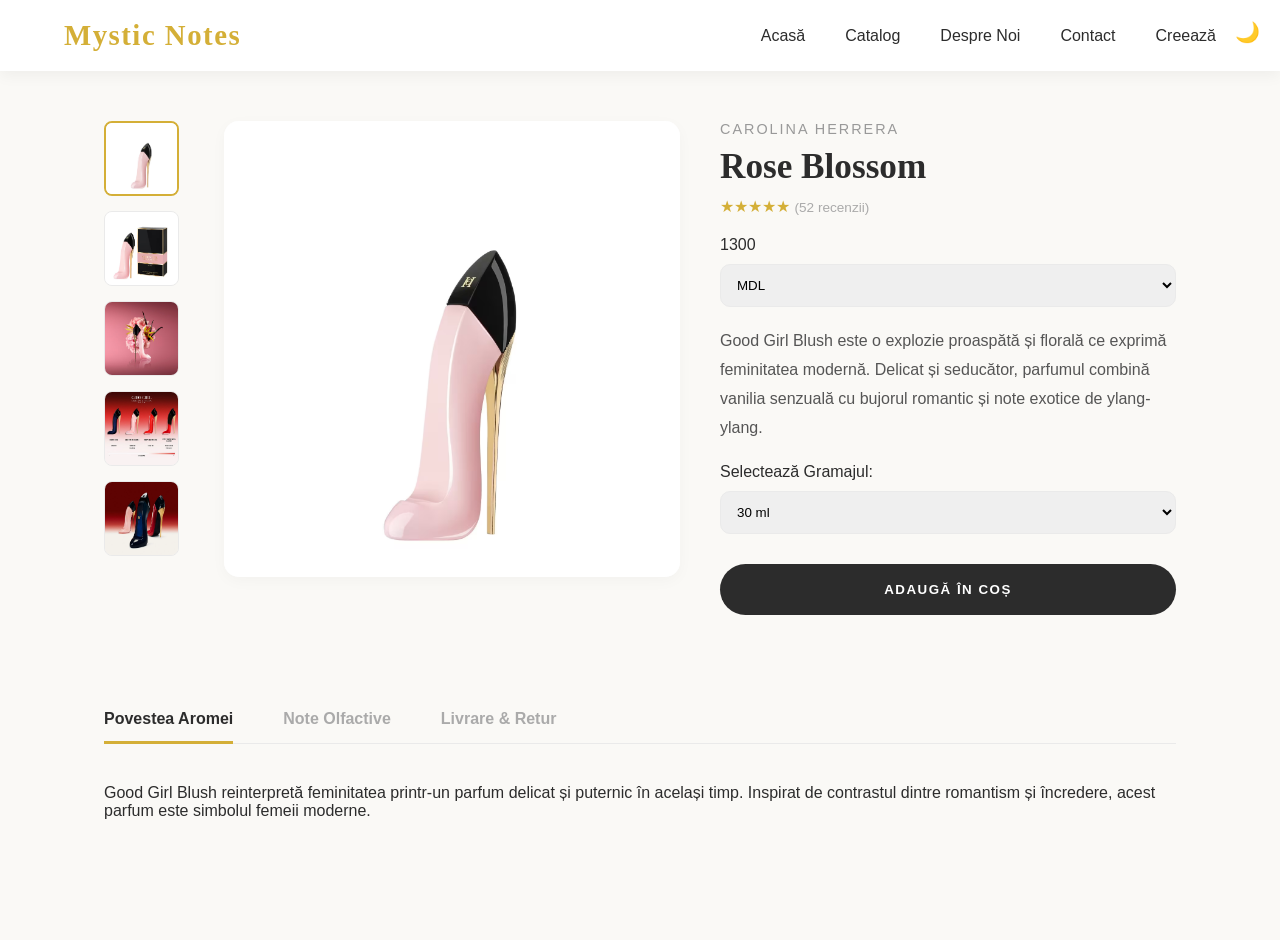
<file: product-page-4.html>
<!DOCTYPE html>
<html lang="ro">

<head>
    <meta charset="UTF-8">
    <meta name="viewport" content="width=device-width, initial-scale=1.0">
    <title>Good Girl Blush - Mystic Notes</title>
    <link rel="stylesheet" href="products-style.css">
</head>

<body>

    <header class="header">
        <a class="home_link" href="index.html">
            <div class="logo">
                <h1>Mystic Notes</h1>
            </div>
        </a>
        
        <div class="hamburger" id="hamburger">☰</div>

        <nav class="nav" id="menu">
            <ul>
                <ul class="nav-links">
                    <li><a href="index.html#top">Acasă</a></li>
                    <li><a href="collection.html">Catalog</a></li>
                    <li><a href="index.html#despre-noi">Despre Noi</a></li>
                    <li><a href="Contact us.html">Contact</a></li>
                    <li><a href="Crează Parfumul.html">Creează</a></li>

                </ul>
        </nav>
        <button id="theme-toggle" class="theme-btn" aria-label="Schimbă tema">
            <span class="icon">🌙</span>
        </button>
        <script src="theme.js"></script>
    </header>

    <main class="product-container">
        <div class="gallery-thumbs">
            <img src="imp/ggb1.avif" class="thumb active" onclick="changeImage(this)">
            <img src="imp/ggb2.avif" class="thumb" onclick="changeImage(this)">
            <img src="imp/ggb3.avif" class="thumb" onclick="changeImage(this)">
            <img src="imp/ggb4.webp" class="thumb" onclick="changeImage(this)">
            <img src="imp/ggb5.webp" class="thumb" onclick="changeImage(this)">
        </div>

        <div class="main-image-wrapper">
            <img src="imp/ggb1.avif" id="mainImage" class="main-image" alt="Good Girl Blush">
        </div>

        <div class="details">
            <div class="brand">Carolina Herrera</div>
            <h1 class="title">Rose Blossom</h1>
            <div class="stars">★★★★★ <span class="review-count">(52 recenzii)</span></div>

            <div class="price-section">
                <span id="pretAfisat">1300</span>
                <select id="currency" onchange="schimbaValuta()">
                    <option value="MDL">MDL</option>
                    <option value="EUR">EUR</option>
                    <option value="USD">USD</option>
                    <option value="RUB">RUB</option>
                    <option value="UAH">UAH</option>
                </select>

                <p class="description">
                    Good Girl Blush este o explozie proaspătă și florală ce exprimă feminitatea modernă. Delicat și
                    seducător, parfumul combină vanilia senzuală cu bujorul romantic și note exotice de ylang-ylang.
                </p>

                <div class="select-section">
                    <label for="cantitate">Selectează Gramajul:</label>
                    <select id="cantitate" onchange="actualizeazaPretul()">
                        <option value="30" data-price="900">30 ml</option>
                        <option value="50" data-price="1500">50 ml</option>
                        <option value="100" data-price="3000">100 ml</option>
                    </select>
                </div>

                <button class="add-to-cart">Adaugă în coș</button>
            </div>
    </main>

    <section class="tabs-container">
        <div class="tabs">
            <div class="tab active" onclick="openTab(event, 'descriere')">Povestea Aromei</div>
            <div class="tab" onclick="openTab(event, 'ingrediente')">Note Olfactive</div>
            <div class="tab" onclick="openTab(event, 'livrare')">Livrare & Retur</div>
        </div>

        <div id="descriere" class="tab-content active">
            <p>
                Good Girl Blush reinterpretă feminitatea printr-un parfum delicat și puternic în același timp. Inspirat
                de contrastul dintre romantism și încredere, acest parfum este simbolul femeii moderne.
            </p>
        </div>

        <div id="ingrediente" class="tab-content">
            <p>
                <strong>Note de vârf:</strong> Bergamotă, Mandarină.<br>
                <strong>Note de mijloc:</strong> Bujor, Ylang-Ylang, Apă de trandafiri.<br>
                <strong>Note de bază:</strong> Vanilie, Boabe de tonka.
            </p>
        </div>

        <div id="livrare" class="tab-content">
            <p>
                Livrare premium în 24-48 de ore. Returul este acceptat în termen de 14 zile dacă sigiliul produsului
                este intact.
            </p>
        </div>
    </section>
    <script>
        const API_KEY = "2ead7947909e434e0bceed37";

        let rate = {};
        let pretBaza = 1600;

        document.addEventListener("DOMContentLoaded", () => {

            fetch(`https://v6.exchangerate-api.com/v6/${API_KEY}/latest/MDL`)
                .then(res => res.json())
                .then(data => {
                    rate = data.conversion_rates;
                    actualizeazaTot();
                });

        });

        function actualizeazaTot() {
            const valuta = document.getElementById("currency").value;

            let pretFinal = pretBaza * (rate[valuta] || 1);

            document.getElementById("pretAfisat").innerText =
                pretFinal.toFixed(2) + " " + valuta;

            let per100 = (pretBaza / 50) * 100 * (rate[valuta] || 1);

            document.getElementById("pret100ml").innerText =
                per100.toFixed(2) + " " + valuta + " / 100ml";
        }


        function schimbaValuta() {
            actualizeazaTot();
        }


        function actualizeazaPretul() {
            const select = document.getElementById("cantitate");
            pretBaza = parseFloat(select.selectedOptions[0].dataset.price);

            actualizeazaTot();
        }


        function changeImage(element) {
            const mainImage = document.getElementById('mainImage');

            mainImage.style.opacity = '0';

            setTimeout(() => {
                mainImage.src = element.src;
                mainImage.style.opacity = '1';
            }, 200);

            document.querySelectorAll('.thumb').forEach(img => img.classList.remove('active'));
            element.classList.add('active');
        }

        function openTab(evt, tabId) {
            document.querySelectorAll('.tab-content').forEach(c => c.classList.remove('active'));
            document.querySelectorAll('.tab').forEach(t => t.classList.remove('active'));

            document.getElementById(tabId).classList.add('active');
            evt.currentTarget.classList.add('active');
        }

        // hamburger
        document.getElementById('hamburger').addEventListener('click', function () {
            document.getElementById('menu').classList.toggle('open');
        });
    </script>

</body>

</html>
</file>
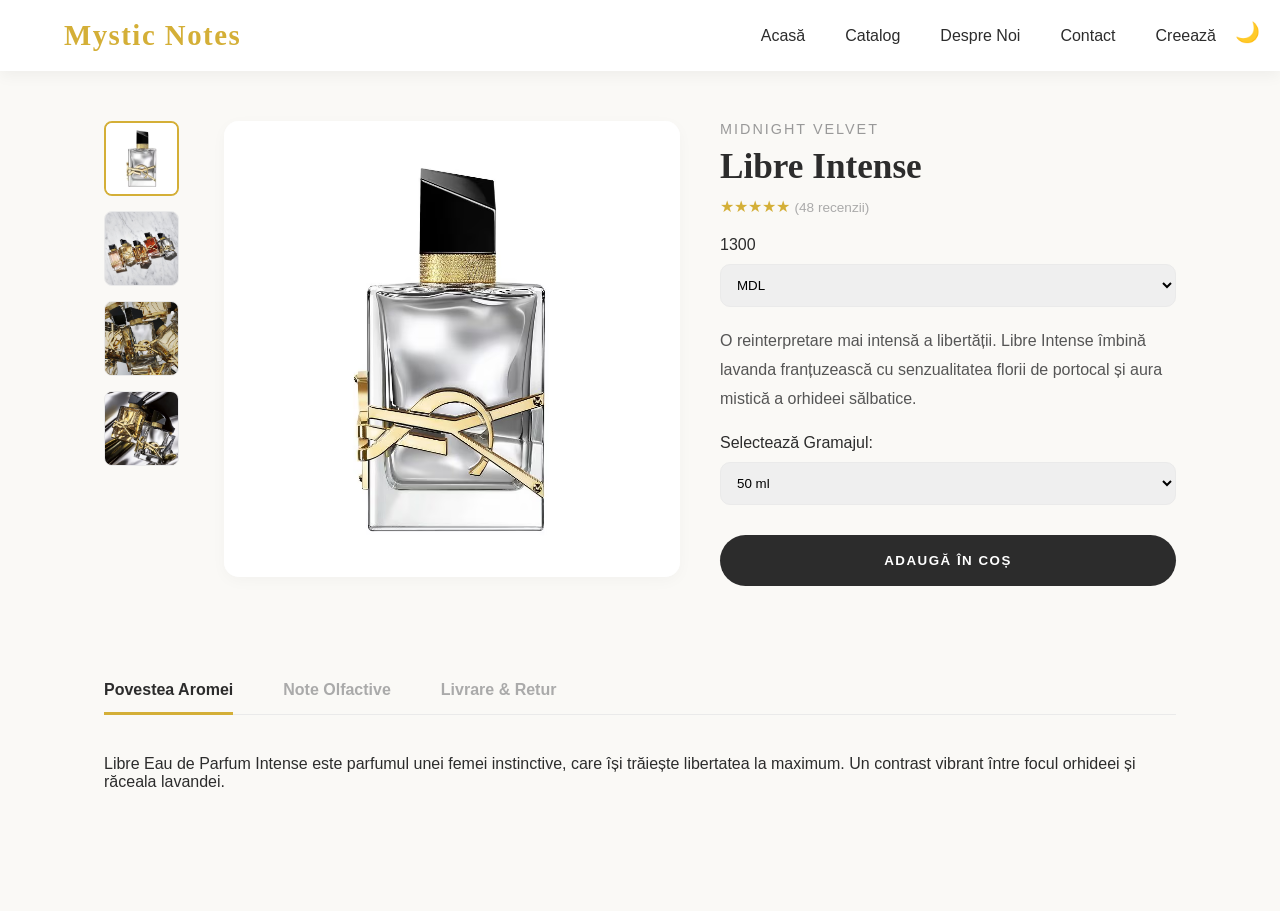
<file: product-page.html>
<!DOCTYPE html>
<html lang="ro">

<head>
    <meta charset="UTF-8">
    <meta name="viewport" content="width=device-width, initial-scale=1.0">
    <title>YSL Libre Intense - Mystic Notes</title>
    <link rel="stylesheet" href="products-style.css">
</head>

<body>

    <header class="header">
        <a class="home_link logo" href="index.html">
            <h1>Mystic Notes</h1>
        </a>
        <div class="hamburger" id="hamburger">☰</div>
        <nav class="nav" id="menu">
            <ul>
                <ul class="nav-links">
                    <li><a href="index.html#top">Acasă</a></li>
                    <li><a href="collection.html">Catalog</a></li>
                    <li><a href="index.html#despre-noi">Despre Noi</a></li>
                    <li><a href="Contact us.html">Contact</a></li>
                    <li><a href="Crează Parfumul.html">Creează</a></li>

                </ul>
            </ul>
        </nav>
        <button id="theme-toggle" class="theme-btn" aria-label="Schimbă tema">
            <span class="icon">🌙</span>
        </button>
        <script src="theme.js"></script>
    </header>

    <main class="product-container">
        <div class="gallery-thumbs">
            <img src="imp/ysl 1.avif" class="thumb active" alt="YSL 1" onclick="changeImage(this)">
            <img src="imp/ysl 2.avif" class="thumb" alt="YSL 2" onclick="changeImage(this)">
            <img src="imp/ysl 3.avif" class="thumb" alt="YSL 3" onclick="changeImage(this)">
            <img src="imp/ysl 4.avif" class="thumb" alt="YSL 4" onclick="changeImage(this)">
        </div>

        <div class="main-image-wrapper">
            <img src="imp/ysl 01.avif" id="mainImage" class="main-image" alt="YSL Libre Intense">
        </div>

        <div class="details">
            <div class="brand">Midnight Velvet</div>
            <h1 class="title">Libre Intense</h1>
            <div class="stars">★★★★★ <span class="review-count">(48 recenzii)</span></div>

            <div class="price-section">
                <span id="pretAfisat">1300</span>
                <select id="currency" onchange="schimbaValuta()">
                    <option value="MDL">MDL</option>
                    <option value="EUR">EUR</option>
                    <option value="USD">USD</option>
                    <option value="RUB">RUB</option>
                    <option value="UAH">UAH</option>
                </select>
            </div>

            <p class="description">
                O reinterpretare mai intensă a libertății. Libre Intense îmbină lavanda franțuzească cu
                senzualitatea
                florii de portocal și aura mistică a orhideei sălbatice.
            </p>

            <div class="select-section">
                <label for="cantitate">Selectează Gramajul:</label>
                <select id="cantitate" onchange="actualizeazaPretul()">
                    <option value="50" data-price="1350">50 ml</option>
                    <option value="100" data-price="2700">100 ml</option>
                </select>
            </div>

            <button class="add-to-cart">Adaugă în coș</button>
        </div>
    </main>

    <section class="tabs-container">

        <div class="tabs">
            <div class="tab active" onclick="openTab(event, 'descriere')">Povestea Aromei</div>
            <div class="tab" onclick="openTab(event, 'ingrediente')">Note Olfactive</div>
            <div class="tab" onclick="openTab(event, 'livrare')">Livrare & Retur</div>
        </div>

        <div id="descriere" class="tab-content active">
            <p>Libre Eau de Parfum Intense este parfumul unei femei instinctive, care își trăiește libertatea la
                maximum. Un contrast vibrant între focul orhideei și răceala lavandei.</p>
        </div>

        <div id="ingrediente" class="tab-content">
            <p><strong>Note de vârf:</strong> Mandarină, Lavandă, Bergamotă.<br>
                <strong>Note de mijloc:</strong> Floare de portocal, Iasomie, Orhidee sălbatică.<br>
                <strong>Note de bază:</strong> Vanilie de Madagascar, Boabe de Tonka, Ambră.
            </p>
        </div>

        <div id="livrare" class="tab-content">
            <p>Livrare premium în 24-48 de ore. Returul este acceptat în termen de 14 zile dacă sigiliul produsului este
                intact.</p>
        </div>
    </section>

    <script>
        const API_KEY = "2ead7947909e434e0bceed37";

        let rate = {};
        let pretBaza = 1600;

        document.addEventListener("DOMContentLoaded", () => {

            fetch(`https://v6.exchangerate-api.com/v6/${API_KEY}/latest/MDL`)
                .then(res => res.json())
                .then(data => {
                    rate = data.conversion_rates;
                    actualizeazaTot();
                });

        });

        function actualizeazaTot() {
            const valuta = document.getElementById("currency").value;

            let pretFinal = pretBaza * (rate[valuta] || 1);

            document.getElementById("pretAfisat").innerText =
                pretFinal.toFixed(2) + " " + valuta;

            let per100 = (pretBaza / 50) * 100 * (rate[valuta] || 1);

            document.getElementById("pret100ml").innerText =
                per100.toFixed(2) + " " + valuta + " / 100ml";
        }


        function schimbaValuta() {
            actualizeazaTot();
        }


        function actualizeazaPretul() {
            const select = document.getElementById("cantitate");
            pretBaza = parseFloat(select.selectedOptions[0].dataset.price);

            actualizeazaTot();
        }


        function changeImage(element) {
            const mainImage = document.getElementById('mainImage');

            mainImage.style.opacity = '0';

            setTimeout(() => {
                mainImage.src = element.src;
                mainImage.style.opacity = '1';
            }, 200);

            document.querySelectorAll('.thumb').forEach(img => img.classList.remove('active'));
            element.classList.add('active');
        }

        function openTab(evt, tabId) {
            document.querySelectorAll('.tab-content').forEach(c => c.classList.remove('active'));
            document.querySelectorAll('.tab').forEach(t => t.classList.remove('active'));

            document.getElementById(tabId).classList.add('active');
            evt.currentTarget.classList.add('active');
        }

        // hamburger
        document.getElementById('hamburger').addEventListener('click', function () {
            document.getElementById('menu').classList.toggle('open');
        });
    </script>

</body>

</html>
</file>
<file: style.css>
/* Variabile globale - Tema Light (Implicită) */
:root {
    --bg-color: #faf9f6;
    /* Alb cald, perlat */
    --header-bg: #ffffff;
    --text-color: #2c2c2c;
    --accent-color: #d4af37;
    /* Auriu rafinat */
    --shadow: 0 4px 15px rgba(0, 0, 0, 0.05);
    --border-color: #eaeaea;
}

/* Suprascrierea variabilelor pentru Tema Dark */
body.dark-mode {
    --bg-color: #0f0f11;
    /* Negru intens, misterios */
    --header-bg: #1a1a1c;
    --text-color: #f0f0f0;
    --accent-color: #cda434;
    /* Auriu ajustat pentru contrast */
    --shadow: 0 4px 15px rgba(0, 0, 0, 0.4);
    --border-color: #2a2a2c;
}

/* Resetări de bază */
* {
    margin: 0;
    padding: 0;
    box-sizing: border-box;
    font-family: 'Segoe UI', Tahoma, Geneva, Verdana, sans-serif;
    transition: background-color 0.4s ease, color 0.4s ease;
}

body {
    background-color: var(--bg-color);
    color: var(--text-color);
}

/* Stilizare Header */
.header {
    display: flex;
    justify-content: space-between;
    align-items: center;
    padding: 1.2rem 5%;
    background-color: var(--header-bg);
    box-shadow: var(--shadow);
    border-bottom: 1px solid var(--border-color);
}

.logo {
    font-size: 1.8rem;
    font-weight: 700;
    color: var(--accent-color);
    letter-spacing: 1.5px;
    font-family: 'Georgia', serif;
    /* Font cu serife pentru eleganță */
    cursor: pointer;
}

/* Navigație */
.navbar .nav-links {
    display: flex;
    list-style: none;
    gap: 2.5rem;
}

.navbar a {
    text-decoration: none;
    color: var(--text-color);
    font-weight: 500;
    font-size: 1.05rem;
    position: relative;
}

.navbar a::after {
    content: '';
    position: absolute;
    width: 0;
    height: 2px;
    bottom: -4px;
    left: 0;
    background-color: var(--accent-color);
    transition: width 0.3s ease;
}

.navbar a:hover::after {
    width: 100%;
}

.navbar a:hover {
    color: var(--accent-color);
}

/* Acțiuni (Căutare + Dark Mode) */
.header-actions {
    display: flex;
    align-items: center;
    gap: 1.5rem;
}

.search-container {
    display: flex;
    align-items: center;
    border: 1px solid var(--border-color);
    border-radius: 30px;
    padding: 0.4rem 1rem;
    background-color: var(--bg-color);
}

.search-input {
    border: none;
    outline: none;
    background: transparent;
    color: var(--text-color);
    padding: 0.4rem;
    width: 220px;
}

.search-input::placeholder {
    color: #999;
}

.search-btn {
    background: transparent;
    border: none;
    cursor: pointer;
    font-size: 1.1rem;
    color: var(--text-color);
}

.search-btn i {
    font-size: 18px;
}

.theme-btn {
    background: transparent;
    border: 1px solid var(--border-color);
    border-radius: 50%;
    width: 40px;
    height: 40px;
    cursor: pointer;
    color: var(--text-color);
    display: flex;
    align-items: center;
    justify-content: center;
    transition: transform 0.3s ease;
}

.theme-btn:hover {
    transform: scale(1.1);
    background-color: var(--border-color);
}

.hero {
    height: 80vh;
    display: flex;
    align-items: center;
    justify-content: center;
    text-align: center;
    padding: 0 10%;
    background: linear-gradient(rgba(0, 0, 0, 0.4), rgba(0, 0, 0, 0.4)), url(imp/aroma.jpg);
    background-size: cover;
    background-position: center;
    color: white;

    -webkit-mask-image: linear-gradient(to bottom, black 80%, transparent 100%);
    mask-image: linear-gradient(to bottom, black 80%, transparent 100%);
}

.hero-content h1 {
    font-size: 3rem;
    margin-bottom: 1rem;
    font-family: 'Georgia', serif;
}

.hero-content p {
    font-size: 1.2rem;
    margin-bottom: 2rem;
    max-width: 600px;
}

.cta-btn {
    padding: 0.8rem 2rem;
    border: none;
    border-radius: 30px;
    background-color: var(--accent-color);
    color: black;
    font-weight: 600;
    cursor: pointer;
    transition: all 0.3s ease;
}

.cta-btn:hover {
    transform: scale(1.05);
    opacity: 0.9;
}

.catalog {
    padding: 4rem 5%;
    text-align: center;
}

.section-title {
    font-size: 2rem;
    margin-bottom: 3rem;
    font-family: 'Georgia', serif;
    color: var(--accent-color);
}

.product-grid {
    display: grid;
    grid-template-columns: repeat(4, 1fr);
    gap: 2rem;
}

.product-card {
    width: 100%;
    background-color: var(--header-bg);
    border: 1px solid var(--border-color);
    border-radius: 15px;
    padding: 1rem;
    box-shadow: var(--shadow);
    transition: transform 0.3s ease;
}

.product-card:hover {
    transform: translateY(-8px);
}

.product-image {
    width: 100%;
    height: 220px;
    display: flex;
    align-items: center;
    justify-content: center;
    overflow: hidden;
}

.product-image img {
    max-width: 100%;
    max-height: 100%;
    object-fit: contain;
    /* 🔥 schimbă asta */
}

/* Text produs */
.product-name {
    font-size: 1.2rem;
    margin-bottom: 0.5rem;
}

.product-notes {
    font-size: 0.9rem;
    color: gray;
    margin-bottom: 0.5rem;
}

.product-price {
    font-weight: bold;
    margin-bottom: 1rem;
    color: var(--accent-color);
}

/* Buton */
.add-to-cart-btn {
    width: 100%;
    padding: 0.6rem;
    border: none;
    border-radius: 20px;
    background-color: var(--accent-color);
    color: black;
    cursor: pointer;
    transition: 0.3s;
}

.add-to-cart-btn:hover {
    opacity: 0.85;
}

/* Secțiunea Despre Noi */
.about {
    padding: 6rem 10%;
    background-color: var(--header-bg);
}

.about-container {
    display: flex;
    align-items: center;
    gap: 4rem;
}

.about-text {
    flex: 1;
    text-align: left;
}

.about-text .section-title {
    text-align: left;
    margin-bottom: 1.5rem;
}

.about-text p {
    line-height: 1.8;
    margin-bottom: 1.5rem;
    color: var(--text-color);
    opacity: 0.9;
}

.about-image {
    flex: 1;
    position: relative;
}

.about-image img {
    width: 100%;
    border-radius: 20px;
    box-shadow: var(--shadow);
    border: 1px solid var(--border-color);
}

/* Statistici în secțiunea About */
.about-stats {
    display: flex;
    gap: 3rem;
    margin-top: 2rem;
}

.stat-item {
    display: flex;
    flex-direction: column;
}

.stat-number {
    font-size: 2rem;
    font-weight: bold;
    color: var(--accent-color);
    font-family: 'Georgia', serif;
}

.stat-label {
    font-size: 0.9rem;
    text-transform: uppercase;
    letter-spacing: 1px;
    color: gray;
}

/* Scroll Fin (Smooth Scroll) */
html {
    scroll-behavior: smooth;
}

/* Ajustare Product Grid pentru Responsivitate */
@media (max-width: 1024px) {
    .product-grid {
        grid-template-columns: repeat(2, 1fr);
    }

    .about-container {
        flex-direction: column;
    }
}

@media (max-width: 600px) {
    .product-grid {
        grid-template-columns: 1fr;
    }

    .navbar {
        display: none;
        /* Ideal ar fi un meniu burger aici ulterior */
    }
}

.product-link {
    text-decoration: none;
    /* Scoate linia de sub text */
    color: inherit;
    /* Păstrează culoarea originală a textului */
    display: block;
    /* Face tot spațiul link-ului clicabil */
}

.product-image img {
    transition: transform 0.3s ease;
}

.product-link:hover .product-image img {
    transform: scale(1.05);
    /* Efect vizual plăcut la hover pe link */
}

.product-card img {
    width: 100%;
    height: 220px;
    object-fit: contain;
    transition: transform 0.3s ease;
}

.product-card:hover img {
    transform: scale(1.05);
}

#currency {
    margin-left: 10px;
    padding: 5px;
    border-radius: 6px;
    cursor: pointer;
}

.header {
    display: flex;
    align-items: center;
    justify-content: space-between;
    padding: 15px 40px;
}

.logo {
    text-decoration: none;
}

button {
    background: #c9a27c;
    color: white;
    padding: 12px 20px;
    border: none;
    border-radius: 8px;
    cursor: pointer;
    font-weight: bold;
}

.right-side {
    margin-left: auto;
    display: flex;
    align-items: center;
    gap: 20px;
}

.nav-links {
    display: flex;
    gap: 20px;
    list-style: none;
}

.nav-links a {
    text-decoration: none;
    color: inherit;
}

.footer-simple {
    position: relative;
    text-align: center;
    padding: 20px 10px;
    font-size: 0.85rem;
    opacity: 0.8;
    background-color: var(--header-bg);
    overflow: hidden;
}

/* Linia aurie animată */
.footer-simple::before {
    content: "";
    position: absolute;
    top: 0;
    left: -50%;
    width: 200%;
    height: 1px;
    background: linear-gradient(90deg,
            transparent,
            #d4af37,
            #fff3b0,
            #d4af37,
            transparent);
    animation: goldLine 4s linear infinite;
}

/* Animație */
@keyframes goldLine {
    0% {
        transform: translateX(0);
    }

    100% {
        transform: translateX(50%);
    }
}
</file>
<file: products-style.css>
:root {
    --accent-color: #d4af37;
    --bg-light: #faf9f6;
    --text-dark: #2c2c2c;
    --border: #eaeaea;
}

* {
    margin: 0;
    padding: 0;
    box-sizing: border-box;
    font-family: 'Segoe UI', sans-serif;
}

body {
    background-color: var(--bg-light);
    color: var(--text-dark);
}

/* --- HEADER --- */
.header {
    display: flex;
    justify-content: space-between;
    align-items: center;
    background-color: #ffffff;
    padding: 1.2rem 5%;
    box-shadow: 0 4px 15px rgba(0, 0, 0, 0.05);
    position: sticky;
    top: 0;
    z-index: 1000;
}

.logo h1 {
    font-family: 'Georgia', serif;
    color: var(--accent-color);
    letter-spacing: 1.5px;
    font-size: 1.8rem;
}

.home_link { text-decoration: none; }

.nav ul {
    display: flex;
    gap: 2.5rem;
    list-style: none;
}

.nav a {
    text-decoration: none;
    color: var(--text-dark);
    font-weight: 500;
    transition: color 0.3s;
}

.light-mode {
    background: #fff;
    color: #000;
}

.dark-mode {
    background: #111;
    color: #fff;
}
.theme-btn {
    position: absolute;
    top: 20px;
    right: 20px;
    font-size: 20px;
    background: none;
    border: none;
    cursor: pointer;
}
.dark-mode .header {
    background: #494848;
    color: #fff;
}
.theme-btn:hover {
    transform: scale(1.1);
}
.nav a:hover { color: var(--accent-color); }

.hamburger {
    display: none;
    font-size: 1.8rem;
    cursor: pointer;
}

/* --- LAYOUT --- */
.product-container {
    max-width: 1200px;
    margin: 50px auto;
    padding: 0 5%;
    display: grid;
    grid-template-columns: 80px 1fr 1fr;
    gap: 40px;
}

/* Galerie */
.gallery-thumbs {
    display: flex;
    flex-direction: column;
    gap: 15px;
}

.gallery-thumbs img {
    width: 75px;
    height: 75px;
    object-fit: cover;
    border: 1px solid var(--border);
    cursor: pointer;
    border-radius: 8px;
}

.gallery-thumbs img.active {
    border: 2px solid var(--accent-color);
}

.main-image-wrapper {
    border-radius: 15px;
    box-shadow: 0 4px 15px rgba(0,0,0,0.03);
    overflow: hidden;
    line-height: 0;
    font-size: 0;
    background: #fff;
    aspect-ratio: 1 / 1;
}

.main-image {
    width: 100%;
    height: 100%;
    display: block;
    object-fit: cover;
    object-position: center;
    transition: opacity 0.3s ease;
}

/* Detalii */
.brand {
    text-transform: uppercase;
    font-size: 0.9rem;
    color: #999;
    letter-spacing: 2px;
}

.title {
    font-family: 'Georgia', serif;
    font-size: 2.2rem;
    margin: 10px 0;
}

.stars { color: #d4af37; margin-bottom: 20px; }

.review-count { color: #aaa; font-size: 0.85rem; font-weight: normal; }

.price { font-size: 2rem; font-weight: 700; }

.description { line-height: 1.8; margin: 20px 0; color: #555; }

select {
    width: 100%;
    padding: 12px;
    border-radius: 10px;
    border: 1px solid var(--border);
    margin-top: 10px;
}

.add-to-cart {
    width: 100%;
    background-color: var(--text-dark);
    color: #fff;
    border: none;
    padding: 18px;
    border-radius: 30px;
    cursor: pointer;
    margin-top: 30px;
    text-transform: uppercase;
    letter-spacing: 1.5px;
    font-weight: bold;
    transition: 0.3s;
}

.add-to-cart:hover {
    background-color: var(--accent-color);
    color: #000;
}

/* Tab-uri */
.tabs-container { max-width: 1200px; margin: 80px auto; padding: 0 5%; }

.tabs { display: flex; border-bottom: 1px solid var(--border); gap: 50px; }

.tab { padding: 15px 0; cursor: pointer; font-weight: 600; color: #aaa; position: relative; }

.tab.active { color: var(--text-dark); }

.tab.active::after {
    content: '';
    position: absolute;
    bottom: -1px; left: 0; width: 100%; height: 3px;
    background-color: var(--accent-color);
}

.tab-content { display: none; padding: 40px 0; animation: fadeIn 0.5s; }

.tab-content.active { display: block; }

@keyframes fadeIn { from { opacity: 0; } to { opacity: 1; } }

/* Mobile */
@media (max-width: 900px) {
    .product-container { grid-template-columns: 1fr; }
    .gallery-thumbs { flex-direction: row; order: 2; justify-content: center; }
    .main-image-wrapper { order: 1; }
    .details { order: 3; text-align: center; }
    .hamburger { display: block; }
    .nav { display: none; width: 100%; position: absolute; top: 100%; left: 0; background: #fff; padding: 20px; }
    .nav.open { display: block; }
    .nav ul { flex-direction: column; align-items: center; }
}
</file>
